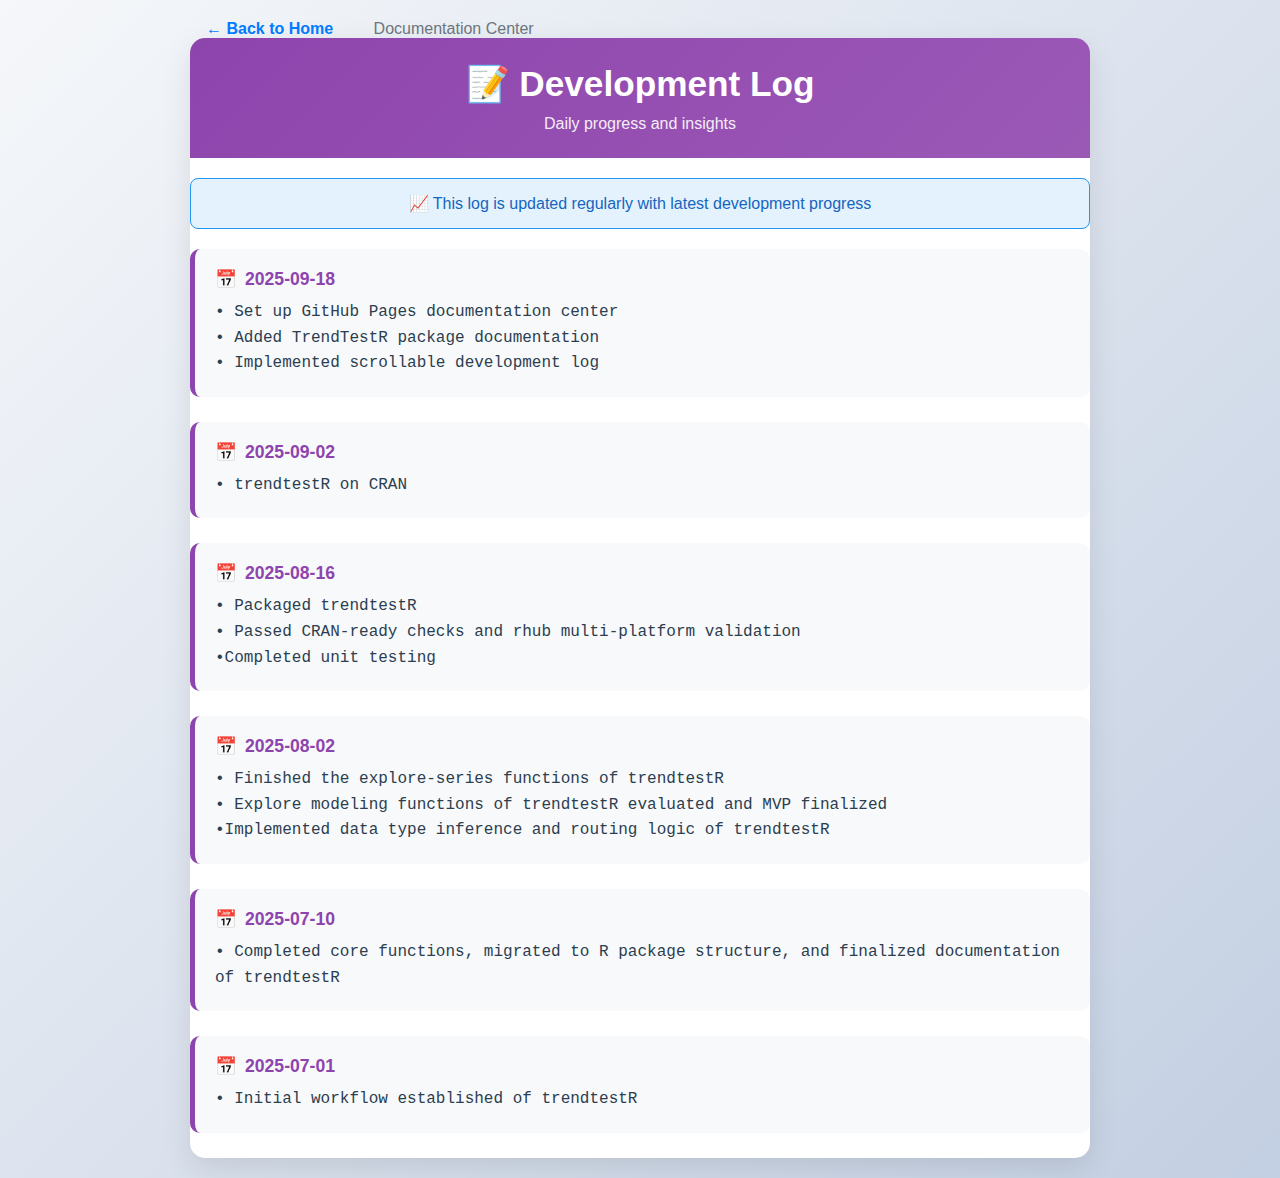
<file: dev-log.html>
<!DOCTYPE html>
<html lang="en">
<head>
    <meta charset="UTF-8">
    <meta name="viewport" content="width=device-width, initial-scale=1.0">
    <title>Development Log</title>
    <style>
        body {
            font-family: 'Segoe UI', Tahoma, Geneva, Verdana, sans-serif;
            max-width: 900px;
            margin: 0 auto;
            padding: 20px;
            background: linear-gradient(135deg, #f5f7fa 0%, #c3cfe2 100%);
            min-height: 100vh;
        }
         .nav-bar a {
   color: #007bff;
    text-decoration: none;
    font-weight: bold;
    font-size: 16px;
    padding: 8px 16px;
    border-radius: 5px;
    transition: all 0.3s ease;
}

        .nav-bar a:hover {
           background-color: #007bff;
           color: white;
        }

        .nav-bar a:before { 
         content: '← ';
        }
        .log-container {
            background: white;
            border-radius: 15px;
            box-shadow: 0 10px 30px rgba(0,0,0,0.1);
            overflow: hidden;
        }
        .log-header {
            background: linear-gradient(135deg, #8e44ad, #9b59b6);
            color: white;
            padding: 25px;
            text-align: center;
        }
        .log-header h1 {
            margin: 0;
            font-size: 2.2em;
        }
        .log-header p {
            margin: 10px 0 0 0;
            opacity: 0.9;
        }
        .log-content {
            padding: 30px;
            max-height: 70vh;
            overflow-y: auto;
        }
        .log-entry {
            margin-bottom: 25px;
            padding: 20px;
            background: #f8f9fa;
            border-radius: 10px;
            border-left: 5px solid #8e44ad;
            transition: transform 0.2s ease;
        }
        .log-entry:hover {
            transform: translateX(5px);
        }
        .log-date {
            color: #8e44ad;
            font-weight: bold;
            font-size: 1.1em;
            margin-bottom: 10px;
            display: flex;
            align-items: center;
        }
        .log-date::before {
            content: "📅";
            margin-right: 8px;
        }
        .log-text {
            color: #2c3e50;
            line-height: 1.6;
            font-family: 'Courier New', monospace;
            white-space: pre-line;
        }
        .log-content::-webkit-scrollbar {
            width: 8px;
        }
        .log-content::-webkit-scrollbar-track {
            background: #f1f1f1;
        }
        .log-content::-webkit-scrollbar-thumb {
            background: #8e44ad;
            border-radius: 4px;
        }
    </style>
</head>
<nav class="nav-bar">
    <a href="index.html">Back to Home</a>
    <span style="margin-left: 20px; color: #6c757d;">Documentation  Center</span>
</nav>
<body>
    <div class="log-container">
        <div class="log-header">
            <h1>📝 Development Log</h1>
            <p>Daily progress and insights</p>
        </div>
        
        <div style="background: #e3f2fd; border: 1px solid #2196f3; padding: 15px; margin: 20px 0; border-radius: 8px; color: #1565c0; text-align: center;">
    📈 This log is updated regularly with latest development progress
        </div>
            
            <div class="log-entry">
                <div class="log-date">2025-09-18</div>
                <div class="log-text">• Set up GitHub Pages documentation center  
• Added TrendTestR package documentation
• Implemented scrollable development log
                </div>
            </div>
            
            <div class="log-entry">
                <div class="log-date">2025-09-02</div>
                <div class="log-text">• trendtestR on CRAN
                </div>
            </div>
            
            <div class="log-entry">
                <div class="log-date">2025-08-16</div>
                <div class="log-text">• Packaged trendtestR
• Passed CRAN-ready checks and rhub multi-platform validation
•Completed unit testing</div>
            </div>

             <div class="log-entry">
                <div class="log-date">2025-08-02</div>
                <div class="log-text">• Finished the explore-series functions of trendtestR
• Explore modeling functions of trendtestR evaluated and MVP finalized
•Implemented data type inference and routing logic of trendtestR</div>
            </div>

            <div class="log-entry">
                <div class="log-date">2025-07-10</div>
                <div class="log-text">• Completed core functions, migrated to R package structure, and finalized documentation of trendtestR</div>
            </div>

            <div class="log-entry">
                <div class="log-date">2025-07-01</div>
                <div class="log-text">• Initial workflow established of trendtestR</div>
            </div>
            
            <!-- Add more entries here -->
            
        </div>
    </div>
</body>
</html>
</file>
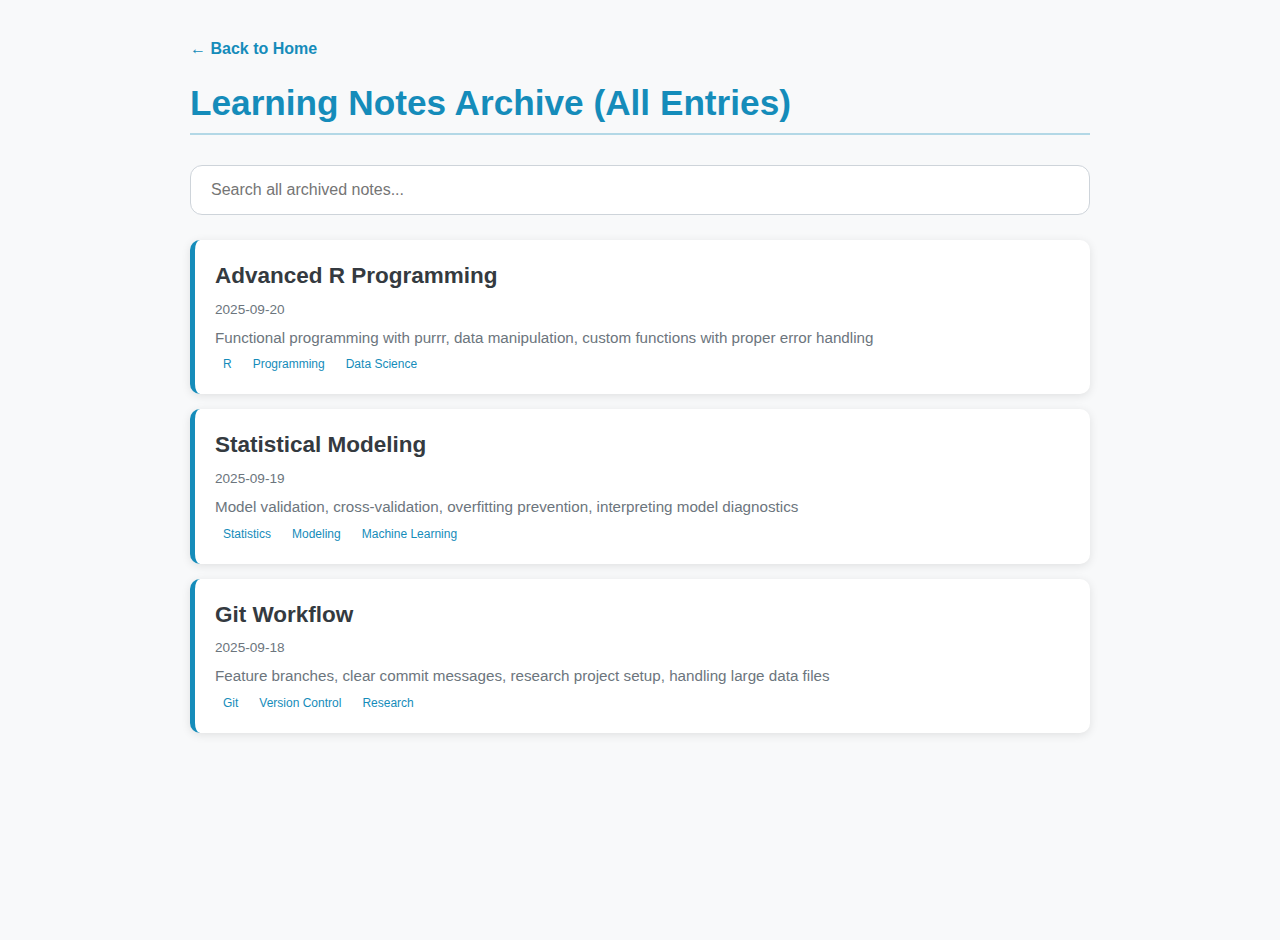
<file: learning-notes-archive.html>
<!DOCTYPE html>
<html lang="en">
<head>
    <meta charset="UTF-8">
    <meta name="viewport" content="width=device-width, initial-scale=1.0">
    <title>Learning Notes Archive</title>
    
    <link rel="stylesheet" href="style.css"> 
    <style>
       
        .archive-container {
            max-width: 900px;
            margin: 0 auto;
            padding: 20px;
        }

        .archive-header {
            font-size: 2.2em;
            color: var(--accent-color);
            border-bottom: 2px solid var(--hover-border);
            padding-bottom: 10px;
            margin-bottom: 30px;
            margin-top: 0;
            font-weight: 700;
        }

        .note-list {
            display: flex;
            flex-direction: column;
            gap: 15px;
        }

        .note-item {
            background: var(--card-bg);
            padding: 20px;
            border-radius: 10px;
            box-shadow: 0 2px 10px var(--shadow-color);
            transition: all 0.2s;
            border-left: 5px solid var(--accent-color);
        }

        .note-item:hover {
            transform: translateY(-2px);
            box-shadow: 0 4px 15px var(--shadow-color);
        }

        .note-title a {
            font-size: 1.25em;
            font-weight: 600;
            color: var(--text-main);
            text-decoration: none;
            transition: color 0.2s;
        }

        .note-title a:hover {
            color: var(--accent-color);
        }

        .note-meta {
            font-size: 0.85em;
            color: var(--text-secondary);
            margin-top: 5px;
        }

        .note-content {
            font-size: 0.95em;
            color: var(--text-secondary);
            margin-top: 10px;
            line-height: 1.5;
        }

        .tag-list span {
            display: inline-block;
            background: var(--preview-bg);
            color: var(--accent-color);
            padding: 3px 8px;
            border-radius: 5px;
            font-size: 0.75em;
            margin-right: 5px;
            margin-top: 5px;
        }

        /* 响应式调整 */
        @media (max-width: 600px) {
            .archive-container {
                padding: 10px;
            }
            .archive-header {
                font-size: 1.8em;
            }
            .note-title a {
                font-size: 1.1em;
            }
        }
    </style>
</head>
<body>
    <div class="archive-container">
        <!-- Back Button - Assuming a basic style from previous files -->
        <div style="margin-bottom: 25px;">
            <a href="index.html" style="text-decoration: none; color: var(--accent-color); font-weight: 600; display: inline-flex; align-items: center; gap: 5px;">
                <!-- Using a simple Unicode arrow since Lucide might not be loaded here -->
                &larr; Back to Home
            </a>
        </div>

        <h1 class="archive-header">Learning Notes Archive (All Entries)</h1>

        <!-- Search and Filter (Placeholder for future feature) -->
        <div style="margin-bottom: 25px;">
            <input type="text" id="archiveSearchInput" placeholder="Search all archived notes..." class="search-input">
        </div>
        
        <!-- List of Notes will be injected here -->
        <div class="note-list" id="notesArchiveList">
            <!-- JavaScript will render notes here -->
            <p style="text-align: center; color: var(--text-secondary);" id="loadingMessage">Loading notes...</p>
        </div>
        
        <div style="text-align: center; margin-top: 30px; color: var(--text-label); font-style: italic;" id="noResultsMessage" hidden>
            No notes found matching your criteria.
        </div>
    </div>

    <!-- 1. Learning Notes Data -->
    <script src="learning-notes-data.js"></script>
    <!-- 2. Main Logic Script -->
    <script>
        // Note: For simplicity, the full dark mode initialization from script.js 
        // is not replicated here, but the CSS variables should still work based on index.html's state.

        document.addEventListener('DOMContentLoaded', function() {
            const notes = window.learningNotesData || [];
            const listContainer = document.getElementById('notesArchiveList');
            const searchInput = document.getElementById('archiveSearchInput');
            const loadingMessage = document.getElementById('loadingMessage');
            const noResultsMessage = document.getElementById('noResultsMessage');

            // Function to render the list of notes
            function renderNotesList(notesToRender) {
                if (loadingMessage) loadingMessage.hidden = true;
                
                if (notesToRender.length === 0) {
                    listContainer.innerHTML = '';
                    noResultsMessage.hidden = false;
                    return;
                }

                noResultsMessage.hidden = true;
                
                // Sort by date (newest first)
                const sortedNotes = [...notesToRender].sort((a, b) => new Date(b.date) - new Date(a.date));
                
                let html = '';
                sortedNotes.forEach(note => {
                    const tagsHtml = note.tags.map(tag => `<span>${tag}</span>`).join('');
                    
                    html += `
                        <div class="note-item">
                            <div class="note-title">
                                <a href="${note.link}">${note.title}</a>
                            </div>
                            <div class="note-meta">
                                ${note.date}
                            </div>
                            <div class="note-content">
                                ${note.content}
                            </div>
                            <div class="tag-list">
                                ${tagsHtml}
                            </div>
                        </div>
                    `;
                });

                listContainer.innerHTML = html;
            }

            // Initial render
            renderNotesList(notes);

            // Search functionality (simple filtering)
            if (searchInput) {
                searchInput.addEventListener('input', function() {
                    const query = this.value.toLowerCase().trim();
                    if (query.length === 0) {
                        renderNotesList(notes); // Show all if query is empty
                        return;
                    }
                    
                    const filteredNotes = notes.filter(note => 
                        note.title.toLowerCase().includes(query) ||
                        note.content.toLowerCase().includes(query) ||
                        (note.tags && note.tags.some(tag => tag.toLowerCase().includes(query)))
                    );
                    
                    renderNotesList(filteredNotes);
                });
            }
        });
    </script>
</body>
</html>
</file>
<file: style.css>
/* ------------------------------------ */
/* --- LIGHT/DARK MODE VARIABLES --- */
/* ------------------------------------ */
:root {
  /* Lumen-inspired Light Mode Defaults (Clean, Bootstrap-like, Blue/Cyan Accent) */
  --accent-lumen: #158cba; /* Lumen Primary Blue */
  
  --bg-start: #f8f9fa; /* Very Light Gray/Bootstrap Body */
  --bg-end: #f8f9fa;   /* Solid background for cleaner look, less gradient */
  --header-bg: #fff;
  --card-bg: #fff;
  --text-main: #343a40; /* Darker text for readability */
  --text-secondary: #6c757d; /* Muted gray for secondary text */
  --text-label: #adb5bd; /* Lighter gray for labels/dates */
  --accent-color: var(--accent-lumen);
  --hover-border: rgba(21, 140, 186, 0.3); /* Lighter border based on Lumen accent */
  --shadow-color: rgba(0,0,0,0.1); /* Slightly stronger shadow */
  --toggle-bg: #e9ecef; /* Light gray toggle background */
  --toggle-handle: #fff;
  --footer-text: #6c757d;
}

.dark-mode {
  /* Adapted Dark Mode for Lumen look (Clean dark surface) */
  --bg-start: #212529; /* Dark background - Bootstrap Dark */
  --bg-end: #343a40;   /* Slightly darker end for mild gradient */
  --header-bg: #212529;
  --card-bg: #2d3237; /* Slightly lighter card for contrast */
  --text-main: #f8f9fa;
  --text-secondary: #ced4da;
  --text-label: #adb5bd;
  --accent-color: #3b9ac3; /* Brighter blue/cyan for contrast in dark mode */
  --hover-border: rgba(59, 154, 195, 0.4);
  --shadow-color: rgba(0,0,0,0.6);
  --toggle-bg: #495057;
  --toggle-handle: #fff;
  --footer-text: #adb5bd;
}


/* ------------------------------------ */
/* --- BASE & UTILITY STYLES --- */
/* ------------------------------------ */
body { 
  font-family: 'Segoe UI', Tahoma, Geneva, Verdana, sans-serif; 
  max-width: 1000px; 
  margin: 0 auto; 
  padding: 20px; 
  /* Using a subtle, flat background typical of clean themes */
  background: var(--bg-start); 
  min-height: 100vh; 
  transition: background-color 0.4s, color 0.4s;
  color: var(--text-main);
} 

/* Header */ 
.header { 
  display: flex; 
  align-items: center; 
  justify-content: space-between; 
  background: var(--header-bg); 
  border-radius: 12px; 
  box-shadow: 0 5px 20px var(--shadow-color); 
  padding: 20px 30px; 
  margin-bottom: 40px; 
  box-sizing: border-box; 
  position: relative; 
} 

.header-dark { 
  position: relative; 
  display: flex; 
  flex-direction: column; 
  align-items: center; 
  gap: 6px; 
  flex: 0 0 auto; 
  cursor: pointer; 
} 

/* Dark Mode Toggle Switch */
.mode-toggle { 
  position: relative; 
  width: 44px; 
  height: 24px; 
  background: var(--toggle-bg); 
  border-radius: 20px; 
  cursor: pointer; 
  transition: background 0.3s ease; 
  box-shadow: inset 0 2px 4px rgba(0,0,0,0.1); 
} 

.mode-toggle::after { 
  content: ''; 
  position: absolute; 
  top: 2px; 
  left: 2px; 
  width: 20px; 
  height: 20px; 
  background: var(--toggle-handle); 
  border-radius: 50%; 
  transition: transform 0.3s cubic-bezier(0.4, 0.0, 0.2, 1); 
  box-shadow: 0 2px 4px rgba(0,0,0,0.2); 
} 

/* Dark Mode Toggle Active State */
.dark-mode .mode-toggle {
    background: var(--accent-color);
}
.dark-mode .mode-toggle::after { 
    transform: translateX(20px); 
    background: #fff;
}
.mode-toggle.active::after {
    transform: translateX(20px); 
}
.mode-toggle.active {
    background: var(--accent-color);
}


.nav-links { 
  display: flex; 
  gap: 30px; 
  align-items: center;
} 

.nav-links a { 
  text-decoration: none; 
  color: var(--text-secondary); 
  font-weight: 600; 
  font-size: 15px; 
  transition: color 0.2s; 
} 

.nav-links a:hover { 
  color: var(--accent-color); 
} 

.nav-links a.active { 
  color: var(--accent-color); 
} 

.page-title { 
  margin: 0; 
  font-size: 24px; 
  color: var(--text-main); 
  letter-spacing: -0.5px; 
} 

/* --- PROFILE / TOOLTIP STYLES --- */
.logo {
    width: 60px;
    height: 60px;
    border-radius: 50%;
    overflow: hidden;
    /* Updated border color to new accent */
    border: 3px solid var(--accent-color);
    box-shadow: 0 2px 8px rgba(0,0,0,0.1);
    transition: transform 0.3s;
}

.logo:hover {
    transform: scale(1.05);
}

.logo img {
    width: 100%;
    height: 100%;
    object-fit: cover;
}

.about-label {
    font-size: 11px;
    color: var(--accent-color);
    font-weight: 600;
    text-transform: uppercase;
    letter-spacing: 0.5px;
}

/* Tooltip (Profile Card) */
.tooltip {
    display: none;
    position: absolute;
    top: 100%; 
    left: 50%;
    transform: translateX(-50%) translateY(10px);
    width: 300px;
    background: var(--card-bg);
    border-radius: 10px;
    padding: 20px;
    box-shadow: 0 8px 30px var(--shadow-color);
    z-index: 100;
    border-top: 5px solid var(--accent-color);
    pointer-events: auto; 
    animation: fadeIn 0.2s ease-out;
}

@keyframes fadeIn {
    from { opacity: 0; transform: translateX(-50%) translateY(0); }
    to { opacity: 1; transform: translateX(-50%) translateY(10px); }
}

.tooltip.visible {
    display: block;
}

.profile-name {
    font-size: 18px;
    font-weight: 700;
    color: var(--text-main);
    margin-bottom: 5px;
}

.profile-school {
    font-size: 13px;
    color: var(--text-secondary);
    margin-bottom: 15px;
    border-bottom: 1px solid var(--hover-border);
    padding-bottom: 10px;
}

.profile-links {
    display: flex;
    gap: 15px;
    margin-bottom: 15px;
}

.profile-links a {
    /* Use accent color for links */
    font-size: 14px;
    color: var(--accent-color); 
    text-decoration: none;
    font-weight: 600;
    transition: color 0.2s;
}

.profile-links a:hover {
    color: var(--accent-color);
    text-decoration: underline;
}

.profile-bio {
    font-size: 12px;
    color: var(--text-label);
    margin-top: 5px;
}

/* Search Section */
.search-container {
    margin-bottom: 30px;
    position: relative;
}

.search-input {
    width: 100%;
    padding: 15px 20px;
    border-radius: 12px;
    /* Light border for clean look */
    border: 1px solid #ced4da; 
    font-size: 16px;
    transition: all 0.3s ease;
    box-sizing: border-box;
    background: var(--card-bg);
    color: var(--text-main);
}

.search-input:focus {
    outline: none;
    border-color: var(--accent-color);
    box-shadow: 0 0 0 0.25rem rgba(21, 140, 186, 0.25); /* Bootstrap focus shadow effect */
}
.dark-mode .search-input {
    border: 1px solid var(--hover-border);
}


/* Search Results Area */
.search-results-section {
    display: none; 
    margin-bottom: 40px;
    /* Using card-bg for a cohesive look */
    background: var(--card-bg); 
    padding: 20px;
    border-radius: 15px;
    border: 1px solid var(--hover-border);
}

.section-title {
    font-size: 20px;
    color: var(--text-main);
    margin-bottom: 20px;
    border-left: 4px solid var(--accent-color);
    padding-left: 15px;
    display: flex;
    justify-content: space-between;
    align-items: center;
}

/* SLIDER STYLES (Horizontal Scroll) */
.search-slider-container {
    display: flex;
    overflow-x: auto;
    gap: 20px;
    padding-bottom: 15px;
    scrollbar-width: thin; 
    scrollbar-color: var(--accent-color) var(--hover-border);
    scroll-behavior: smooth;
    -webkit-overflow-scrolling: touch;
}

/* Custom Scrollbar for Webkit (Chrome, Safari) */
.search-slider-container::-webkit-scrollbar {
    height: 8px;
}
.search-slider-container::-webkit-scrollbar-track {
    background: var(--hover-border);
    border-radius: 4px;
}
.search-slider-container::-webkit-scrollbar-thumb {
    background: var(--accent-color);
    border-radius: 4px;
}

/* Ensure cards in slider have fixed width */
.search-slider-container .note-card {
    min-width: 300px;
    max-width: 350px;
    flex-shrink: 0;
}

/* View All Link */
.view-all-link {
    font-size: 14px;
    color: var(--accent-color);
    text-decoration: none;
    cursor: pointer;
    /* Use lighter shade for link background */
    background: rgba(21, 140, 186, 0.1);
    padding: 5px 12px;
    border-radius: 15px;
    transition: all 0.2s;
}
.dark-mode .view-all-link {
    background: rgba(59, 154, 195, 0.2);
}

.view-all-link:hover {
    background: var(--accent-color);
    color: white;
}

/* Common Card Styles */
.notes-grid { 
  display: grid; 
  grid-template-columns: repeat(auto-fill, minmax(300px, 1fr)); 
  gap: 25px; 
} 

.note-card { 
  background: var(--card-bg); 
  border-radius: 12px; 
  padding: 25px; 
  box-shadow: 0 4px 15px var(--shadow-color); 
  transition: transform 0.2s, box-shadow 0.2s, border-color 0.2s; 
  display: flex; 
  flex-direction: column; 
  height: 100%; 
  box-sizing: border-box; 
  text-decoration: none; 
  color: inherit; 
  border: 1px solid transparent; 
} 

.note-card:hover { 
  transform: translateY(-3px); /* Less dramatic hover for cleaner look */
  box-shadow: 0 6px 20px var(--shadow-color); 
  border-color: var(--accent-color); /* Hover highlights with accent color */
} 

.note-date { 
  font-size: 12px; 
  color: var(--text-label); 
  margin-bottom: 10px; 
  font-weight: 600; 
  text-transform: uppercase; 
  letter-spacing: 0.5px; 
} 

.note-title { 
  font-size: 18px; 
  font-weight: 700; 
  color: var(--text-main); 
  margin: 0 0 10px 0; 
  line-height: 1.4; 
} 

.note-preview { 
  font-size: 14px; 
  color: var(--text-secondary); 
  line-height: 1.6; 
  margin-bottom: 20px; 
  flex-grow: 1; 
  display: -webkit-box; 
  -webkit-line-clamp: 4; 
  -webkit-box-orient: vertical; 
  overflow: hidden; 
} 

.tags { 
  display: flex; 
  gap: 8px; 
  flex-wrap: wrap; 
  margin-top: auto; 
} 

.tag { 
  background: var(--hover-border); 
  color: var(--text-secondary); 
  padding: 4px 10px; 
  border-radius: 6px; 
  font-size: 11px; 
  font-weight: 600; 
  transition: all 0.2s; 
  cursor: pointer; 
} 

.tag:hover { 
  background: var(--accent-color); 
  color: #fff; 
}

/* No Results */
.no-results {
    display: none;
    text-align: center;
    padding: 40px;
    color: var(--text-secondary);
}

/* --- PACKAGE SECTION STYLES --- */
.package-section {
    background: var(--card-bg);
    padding: 30px;
    border-radius: 15px;
    box-shadow: 0 5px 20px var(--shadow-color);
    margin-bottom: 40px;
    /* Add a subtle top border for more structure, similar to Bootstrap cards */
    border-top: 4px solid var(--accent-color);
}
.dark-mode .package-section {
    border-top-color: var(--accent-color);
}

.package-title {
    font-size: 22px;
    color: var(--text-main);
    margin-top: 0;
    margin-bottom: 15px;
    display: flex;
    align-items: center;
    gap: 15px;
}

.package-section p {
    color: var(--text-secondary);
    font-size: 15px;
    margin-bottom: 25px;
}

.doc-grid {
    display: grid;
    grid-template-columns: repeat(auto-fill, minmax(280px, 1fr));
    gap: 20px;
}

.doc-item {
    background: var(--header-bg); /* Use the same color as header/main card */
    padding: 15px;
    border-radius: 10px;
    /* Use a left border for a clean, structural divider */
    border-left: 4px solid var(--text-label); 
    border-top: 1px solid var(--hover-border); /* Subtle top line */
    transition: all 0.2s;
}

.doc-item:hover {
    /* Highlight the left border on hover */
    border-left-color: var(--accent-color);
    box-shadow: 0 2px 8px rgba(0,0,0,0.05);
}

.doc-item a {
    font-weight: 600;
    color: var(--text-main);
    text-decoration: none;
    transition: color 0.2s;
}

.doc-item a:hover {
    color: var(--accent-color);
}

.doc-description {
    font-size: 13px;
    color: var(--text-label);
    margin-top: 5px;
}

.doc-title-line {
    display: flex;
    align-items: center;
    justify-content: space-between;
}

/* Status Badges - Using more standard, muted colors for professional look */
.status-badge {
    padding: 4px 8px;
    border-radius: 4px;
    font-size: 10px;
    font-weight: 700;
    text-transform: uppercase;
    letter-spacing: 0.5px;
    color: white; 
}

.available {
    background: #28a745; /* Bootstrap Success Green */
}

.coming-soon-badge {
    background: #ffc107; /* Bootstrap Warning Yellow */
    color: #343a40; 
}

.r-package {
    background: #dc3545; /* Bootstrap Danger Red */
}

.vignette-label {
    background: var(--accent-color); /* Primary Blue */
}

.manual-label {
    background: #6f42c1; /* Bootstrap Purple */
}

.doc-item.coming-soon {
    opacity: 0.6;
}

/* --- FOOTER STYLES --- */
.site-footer {
    text-align: center;
    padding: 30px 0 10px 0;
    margin-top: 60px;
    font-size: 13px;
    color: var(--footer-text); 
    border-top: 1px solid var(--hover-border);
}

.site-footer a {
    color: var(--accent-color);
    text-decoration: none;
    font-weight: 600;
    transition: color 0.2s;
}

.site-footer a:hover {
    text-decoration: underline;
}

.site-footer .separator {
    margin: 0 8px;
    color: var(--text-label);
}

/* Responsive */
@media (max-width: 600px) { 
  .header { 
    flex-direction: column; 
    gap: 20px; 
    padding: 20px; 
  } 
  
  .nav-links { 
    width: 100%; 
    justify-content: center; 
    gap: 20px; 
  }

  .search-slider-container .note-card {
      min-width: 85%; 
  }
  
  .package-title {
      flex-direction: column;
      align-items: flex-start;
      gap: 5px;
  }

  .tooltip {
      width: 90%;
      left: 5%;
      transform: translateX(0) translateY(10px);
  }
}
</file>
